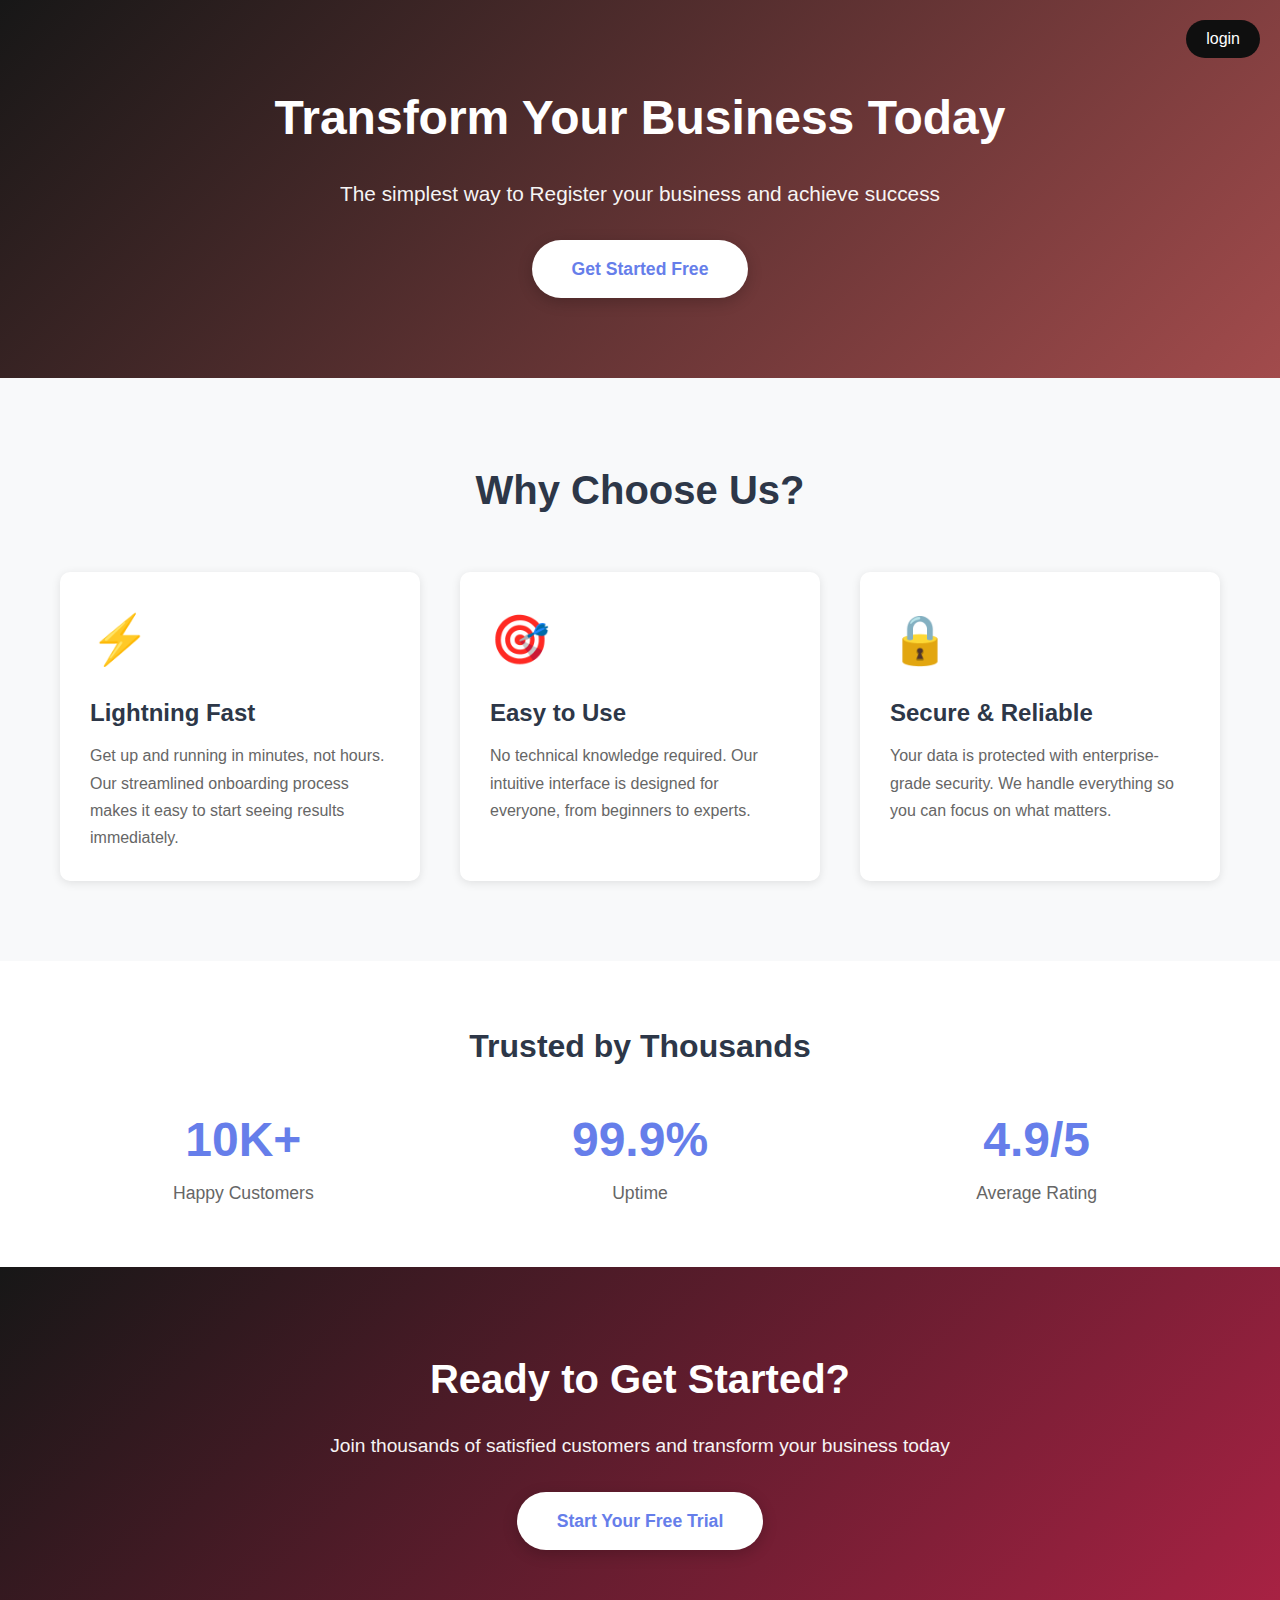
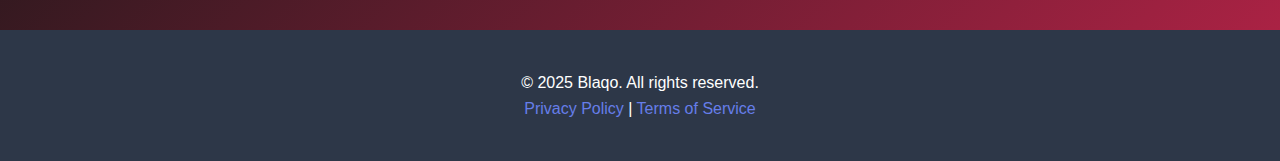
<file: index.html>
<!DOCTYPE html>
<html lang="en">
<head>
    <meta charset="UTF-8">
    <meta name="viewport" content="width=device-width, initial-scale=1.0">
    <title>Blaqo - Register Your Business</title>
    <link rel="stylesheet" href="styles.css">
</head>
<body>
    <header>
        <div class="container">

            <input type="button" value="login" class="login"/>
            <h1>Transform Your Business Today</h1>
            <p class="subtitle">The simplest way to Register your business and achieve success</p>
            <a href="signup.html" class="cta-button">Get Started Free</a>
        </div>
    </header>

    <section class="features">
        <div class="container">
            <h2>Why Choose Us?</h2>
            <div class="feature-grid">
                <div class="feature-card">
                    <div class="feature-icon">⚡</div>
                    <h3>Lightning Fast</h3>
                    <p>Get up and running in minutes, not hours. Our streamlined onboarding process makes it easy to start seeing results immediately.</p>
                </div>
                <div class="feature-card">
                    <div class="feature-icon">🎯</div>
                    <h3>Easy to Use</h3>
                    <p>No technical knowledge required. Our intuitive interface is designed for everyone, from beginners to experts.</p>
                </div>
                <div class="feature-card">
                    <div class="feature-icon">🔒</div>
                    <h3>Secure & Reliable</h3>
                    <p>Your data is protected with enterprise-grade security. We handle everything so you can focus on what matters.</p>
                </div>
            </div>
        </div>
    </section>

    <section class="social-proof">
        <div class="container">
            <h2>Trusted by Thousands</h2>
            <div class="stats">
                <div class="stat">
                    <div class="stat-number">10K+</div>
                    <div class="stat-label">Happy Customers</div>
                </div>
                <div class="stat">
                    <div class="stat-number">99.9%</div>
                    <div class="stat-label">Uptime</div>
                </div>
                <div class="stat">
                    <div class="stat-number">4.9/5</div>
                    <div class="stat-label">Average Rating</div>
                </div>
            </div>
        </div>
    </section>

    <section class="final-cta">
        <div class="container">
            <h2>Ready to Get Started?</h2>
            <p>Join thousands of satisfied customers and transform your business today</p>
            <a href="signup.html" class="cta-button">Start Your Free Trial</a>
        </div>
    </section>

    <footer>
        <div class="container">
            <p>&copy; 2025 Blaqo. All rights reserved.</p>
            <p><a href="#">Privacy  Policy</a> | <a href="#">Terms of Service</a></p>
        </div>
    </footer>

    <script src="script.js"></script>
</body>
</html>
</file>
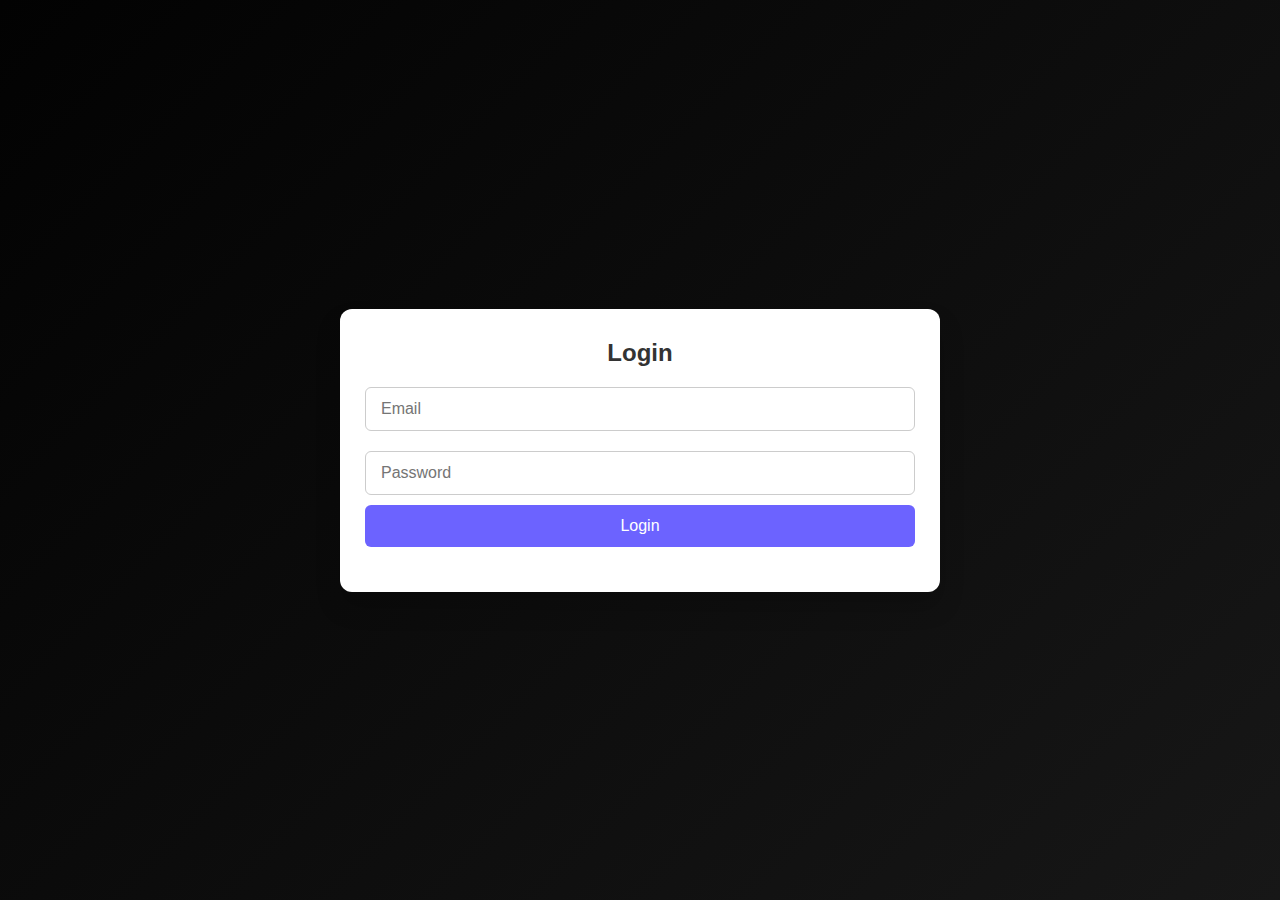
<file: login.html>
<!DOCTYPE html>
<html lang="en">
<head>
    <meta charset="UTF-8">
    <meta name="viewport" content="width=device-width, initial-scale=1.0">
    <title>Simple Login</title>

    <!-- External CSS -->
    <link rel="stylesheet" href="login.css">
</head>
<body>

    <div class="login-container">
        <h2>Login</h2>

        <form id="loginForm">
            <input type="email" name="email" id="email" placeholder="Email" required>
            <input type="password" id="password" placeholder="Password" required>
            <button type="submit">Login</button>
        </form>

        <p id="message"></p>
    </div>

    <!-- External JS -->
    <script src="login.js"></script>
</body>
</html>
</file>
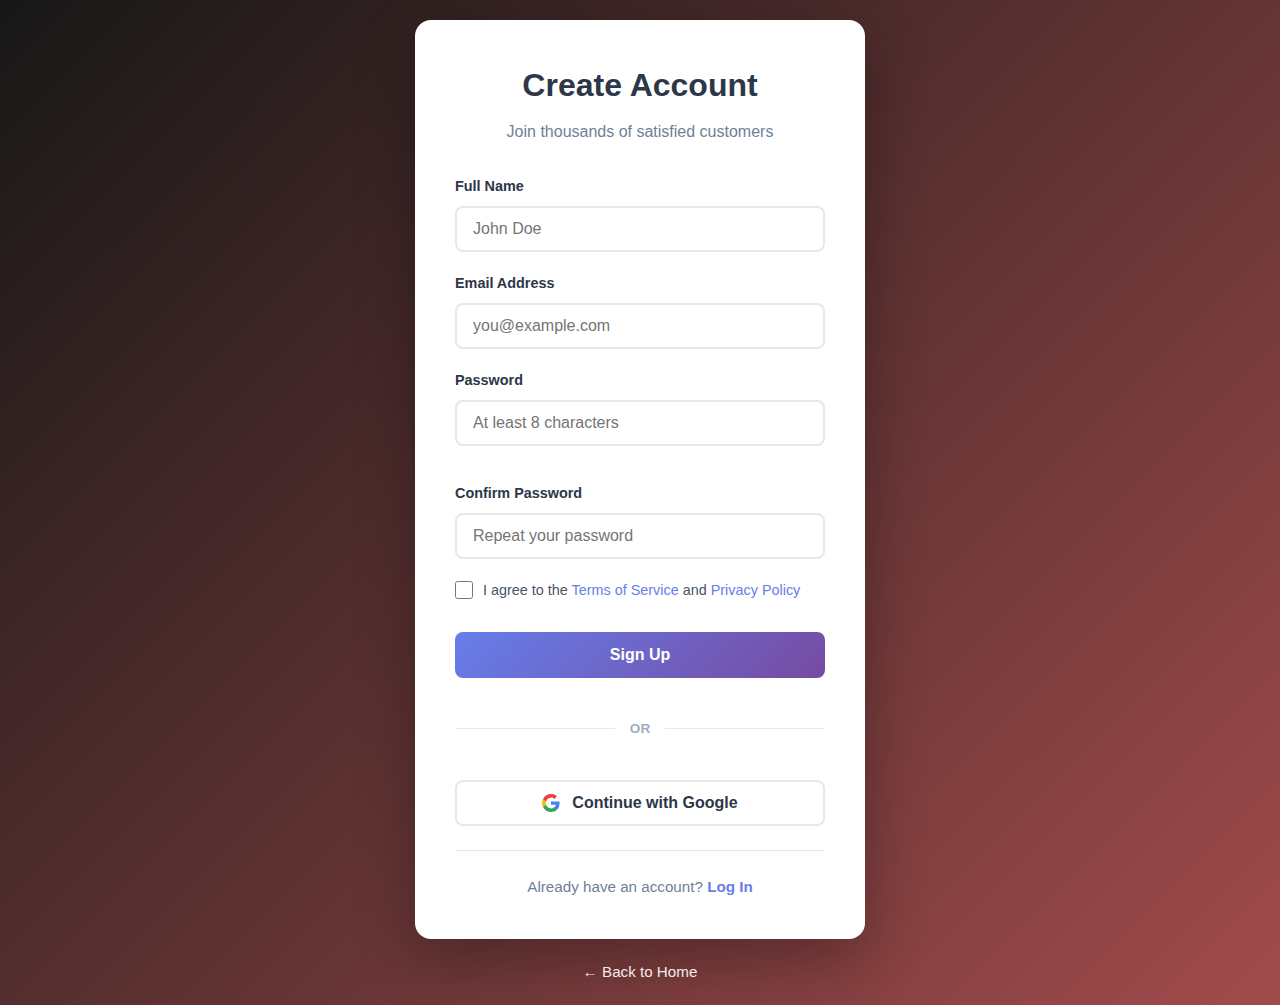
<file: signup.html>
<!DOCTYPE html>
<html lang="en">
<head>
    <meta charset="UTF-8">
    <meta name="viewport" content="width=device-width, initial-scale=1.0">
    <title>Sign Up - Your Product Name</title>
    <link rel="stylesheet" href="signup.css">
</head>
<body>
    <div class="auth-container">
        <div class="auth-box">
            <div class="auth-header">
                <h1>Create Account</h1>
                <p>Join thousands of satisfied customers</p>
            </div>

            <form id="signupForm" class="auth-form">
                <div class="form-group">
                    <label for="fullname">Full Name</label>
                    <input type="text" id="fullname" name="fullname" required placeholder="John Doe">
                </div>

                <div class="form-group">
                    <label for="email">Email Address</label>
                    <input type="email" id="email" name="email" required placeholder="you@example.com">
                </div>

                <div class="form-group">
                    <label for="password">Password</label>
                    <input type="password" id="password" name="password" required placeholder="At least 8 characters">
                    <div class="password-strength" id="passwordStrength"></div>
                </div>

                <div class="form-group">
                    <label for="confirm-password">Confirm Password</label>
                    <input type="password" id="confirm-password" name="confirm-password" required placeholder="Repeat your password">
                </div>

                <div class="form-group checkbox-group">
                    <input type="checkbox" id="terms" name="terms" required>
                    <label for="terms">I agree to the <a href="#">Terms of Service</a> and <a href="#">Privacy Policy</a></label>
                </div>

                <button type="submit" class="auth-button">Sign Up</button>

                <div class="divider">
                    <span>OR</span>
                </div>

                <button type="button" class="social-button google-button">
                    <svg width="18" height="18" xmlns="http://www.w3.org/2000/svg"><g fill="none" fill-rule="evenodd"><path d="M17.6 9.2l-.1-1.8H9v3.4h4.8C13.6 12 13 13 12 13.6v2.2h3a8.8 8.8 0 0 0 2.6-6.6z" fill="#4285F4"/><path d="M9 18c2.4 0 4.5-.8 6-2.2l-3-2.2a5.4 5.4 0 0 1-8-2.9H1V13a9 9 0 0 0 8 5z" fill="#34A853"/><path d="M4 10.7a5.4 5.4 0 0 1 0-3.4V5H1a9 9 0 0 0 0 8l3-2.3z" fill="#FBBC05"/><path d="M9 3.6c1.3 0 2.5.4 3.4 1.3L15 2.3A9 9 0 0 0 1 5l3 2.4a5.4 5.4 0 0 1 5-3.7z" fill="#EA4335"/></g></svg>
                    Continue with Google
                </button>
            </form>

            <div class="auth-footer">
                <p>Already have an account? <a href="login.html">Log In</a></p>
            </div>
        </div> 

        <div class="auth-back">
            <a href="index.html">← Back to Home</a>
        </div>
    </div>

    <script src="signup.js"></script>
</body>
</html>
</file>
<file: styles.css>
* {
    margin: 0;
    padding: 0;
    box-sizing: border-box;
}

body {
    font-family: -apple-system, BlinkMacSystemFont, 'Segoe UI', Roboto, Oxygen, Ubuntu, sans-serif;
    line-height: 1.6;
    color: #333;
}

.login {
    position: absolute;
    top: 20px;
    right: 20px;
    background: #0f0f0f;
    color: white;
    border: none;
    padding: 10px 20px;
    border-radius: 25px;
    font-size: 1rem;
    cursor: pointer;
    transition: background 0.3s;
}
.login:hover {
    background: #ce1e1e;
}

.container {
    max-width: 1200px;
    margin: 0 auto;
    padding: 0 20px;
}

/* Header */
header {
    background: linear-gradient(135deg, #171717 0%, #a24b4c 100%);
    color: white;
    padding: 80px 20px;
    text-align: center;
}

h1 {
    font-size: 3rem;
    margin-bottom: 20px;
    font-weight: 700;
}

.subtitle {
    font-size: 1.3rem;
    margin-bottom: 30px;
    opacity: 0.95;
}

.cta-button {
    display: inline-block;
    background: white;
    color: #667eea;
    padding: 15px 40px;
    text-decoration: none;
    border-radius: 50px;
    font-weight: 600;
    font-size: 1.1rem;
    transition: transform 0.3s, box-shadow 0.3s;
    box-shadow: 0 4px 15px rgba(0,0,0,0.2);
}

.cta-button:hover {
    transform: translateY(-2px);
    box-shadow: 0 6px 20px rgba(0,0,0,0.3);
}

/* Features Section */
.features {
    padding: 80px 20px;
    background: #f8f9fa;
}

.features h2 {
    text-align: center;
    font-size: 2.5rem;
    margin-bottom: 50px;
    color: #2d3748;
}

.feature-grid {
    display: grid;
    grid-template-columns: repeat(auto-fit, minmax(300px, 1fr));
    gap: 40px;
}

.feature-card {
    background: white;
    padding: 30px;
    border-radius: 10px;
    box-shadow: 0 2px 10px rgba(0,0,0,0.1);
    transition: transform 0.3s;
}

.feature-card:hover {
    transform: translateY(-5px);
    box-shadow: 0 5px 20px rgba(0,0,0,0.15);
}

.feature-icon {
    font-size: 3rem;
    margin-bottom: 15px;
}

.feature-card h3 {
    font-size: 1.5rem;
    margin-bottom: 10px;
    color: #2d3748;
}

.feature-card p {
    color: #666;
    line-height: 1.7;
}

/* Social Proof */
.social-proof {
    padding: 60px 20px;
    background: white;
    text-align: center;
}

.social-proof h2 {
    font-size: 2rem;
    margin-bottom: 30px;
    color: #2d3748;
}

.stats {
    display: flex;
    justify-content: space-around;
    flex-wrap: wrap;
    gap: 30px;
}

.stat {
    flex: 1;
    min-width: 200px;
}

.stat-number {
    font-size: 3rem;
    font-weight: 700;
    color: #667eea;
}

.stat-label {
    color: #666;
    font-size: 1.1rem;
}

/* CTA Section */
.final-cta {
    padding: 80px 20px;
    background: linear-gradient(135deg, #171717 0%, #a24 100%);
    color: white;
    text-align: center;
}

.final-cta h2 {
    font-size: 2.5rem;
    margin-bottom: 20px;
}

.final-cta p {
    font-size: 1.2rem;
    margin-bottom: 30px;
    opacity: 0.95;
}

/* Footer */
footer {
    padding: 40px 20px;
    background: #2d3748;
    color: white;
    text-align: center;
}

footer a {
    color: #667eea;
    text-decoration: none;
}

/* Responsive */
@media (max-width: 768px) {
    h1 {
        font-size: 2rem;
    }

    .subtitle {
        font-size: 1.1rem;
    }

    .feature-grid {
        grid-template-columns: 1fr;
    }
}
</file>
<file: signup.css>
* {
    margin: 0;
    padding: 0;
    box-sizing: border-box;
}

body {
    font-family: -apple-system, BlinkMacSystemFont, 'Segoe UI', Roboto, Oxygen, Ubuntu, sans-serif;
    background: linear-gradient(135deg, #171717 0%, #a24b4c 100%);
    line-height: 1.6;
    min-height: 100vh;
    display: flex;
    align-items: center;
    justify-content: center;
    padding: 20px;
}

.auth-container {
    width: 100%;
    max-width: 450px;
    position: relative;
}

.auth-box {
    background: white;
    border-radius: 16px;
    padding: 40px;
    box-shadow: 0 20px 60px rgba(0, 0, 0, 0.3);
    animation: slideIn 0.4s ease;
}

@keyframes slideIn {
    from {
        opacity: 0;
        transform: translateY(20px);
    }
    to {
        opacity: 1;
        transform: translateY(0);
    }
}

.auth-header {
    text-align: center;
    margin-bottom: 30px;
}

.auth-header h1 {
    font-size: 2rem;
    color: #2d3748;
    margin-bottom: 8px;
}

.auth-header p {
    color: #718096;
    font-size: 1rem;
}

.auth-form {
    display: flex;
    flex-direction: column;
    gap: 20px;
}

.form-group {
    display: flex;
    flex-direction: column;
    gap: 8px;
}

.form-group label {
    font-weight: 600;
    color: #2d3748;
    font-size: 0.9rem;
}

.form-group input[type="text"],
.form-group input[type="email"],
.form-group input[type="password"] {
    padding: 12px 16px;
    border: 2px solid #e2e8f0;
    border-radius: 8px;
    font-size: 1rem;
    transition: all 0.3s;
    outline: none;
}

.form-group input:focus {
    border-color: #667eea;
    box-shadow: 0 0 0 3px rgba(102, 126, 234, 0.1);
}

.checkbox-group {
    flex-direction: row;
    align-items: center;
    gap: 10px;
}

.checkbox-group input[type="checkbox"] {
    width: 18px;
    height: 18px;
    cursor: pointer;
}

.checkbox-group label {
    font-weight: 400;
    font-size: 0.9rem;
    color: #4a5568;
    cursor: pointer;
}

.checkbox-group a {
    color: #667eea;
    text-decoration: none;
}

.checkbox-group a:hover {
    text-decoration: underline;
}

.form-options {
    display: flex;
    justify-content: space-between;
    align-items: center;
    margin-top: -10px;
}

.forgot-password {
    color: #667eea;
    text-decoration: none;
    font-size: 0.9rem;
}

.forgot-password:hover {
    text-decoration: underline;
}

.password-strength {
    height: 4px;
    border-radius: 2px;
    transition: all 0.3s;
    margin-top: 4px;
}

.password-strength.weak {
    width: 33%;
    background-color: #f56565;
}

.password-strength.medium {
    width: 66%;
    background-color: #ed8936;
}

.password-strength.strong {
    width: 100%;
    background-color: #48bb78;
}

.auth-button {
    padding: 14px;
    background: linear-gradient(135deg, #667eea 0%, #764ba2 100%);
    color: white;
    border: none;
    border-radius: 8px;
    font-size: 1rem;
    font-weight: 600;
    cursor: pointer;
    transition: transform 0.2s, box-shadow 0.2s;
    margin-top: 10px;
}

.auth-button:hover {
    transform: translateY(-2px);
    box-shadow: 0 8px 20px rgba(102, 126, 234, 0.4);
}

.auth-button:active {
    transform: translateY(0);
}

.divider {
    display: flex;
    align-items: center;
    text-align: center;
    margin: 20px 0;
}

.divider::before,
.divider::after {
    content: '';
    flex: 1;
    border-bottom: 1px solid #e2e8f0;
}

.divider span {
    padding: 0 15px;
    color: #a0aec0;
    font-size: 0.85rem;
    font-weight: 600;
}

.social-button {
    display: flex;
    align-items: center;
    justify-content: center;
    gap: 12px;
    padding: 12px;
    border: 2px solid #e2e8f0;
    background: white;
    border-radius: 8px;
    font-size: 1rem;
    font-weight: 600;
    cursor: pointer;
    transition: all 0.3s;
    color: #2d3748;
}

.social-button:hover {
    background: #f7fafc;
    border-color: #cbd5e0;
    transform: translateY(-1px);
}

.auth-footer {
    text-align: center;
    margin-top: 24px;
    padding-top: 24px;
    border-top: 1px solid #e2e8f0;
}

.auth-footer p {
    color: #718096;
    font-size: 0.95rem;
}

.auth-footer a {
    color: #667eea;
    text-decoration: none;
    font-weight: 600;
}

.auth-footer a:hover {
    text-decoration: underline;
}

.auth-back {
    text-align: center;
    margin-top: 20px;
}

.auth-back a {
    color: white;
    text-decoration: none;
    font-size: 0.95rem;
    opacity: 0.9;
    transition: opacity 0.3s;
}

.auth-back a:hover {
    opacity: 1;
}

.error-message {
    background: #fff5f5;
    color: #c53030;
    padding: 12px;
    border-radius: 8px;
    font-size: 0.9rem;
    border-left: 4px solid #f56565;
    display: none;
}

.error-message.show {
    display: block;
    animation: shake 0.3s;
}

@keyframes shake {
    0%, 100% { transform: translateX(0); }
    25% { transform: translateX(-5px); }
    75% { transform: translateX(5px); }
}

.success-message {
    background: #f0fff4;
    color: #22543d;
    padding: 12px;
    border-radius: 8px;
    font-size: 0.9rem;
    border-left: 4px solid #48bb78;
    display: none;
}

.success-message.show {
    display: block;
    animation: slideIn 0.3s;
}

/* Responsive */
@media (max-width: 480px) {
    .auth-box {
        padding: 30px 24px;
    }

    .auth-header h1 {
        font-size: 1.6rem;
    }

    .form-options {
        flex-direction: column;
        align-items: flex-start;
        gap: 10px;
    }
}
</file>
<file: login.css>
/* Reset some default styles */
* {
    margin: 0;
    padding: 0;
    box-sizing: border-box;
}

body {
    font-family: 'Segoe UI', Tahoma, Geneva, Verdana, sans-serif;
    background: linear-gradient(135deg, #020202, #171717);
    display: flex;
    justify-content: center;
    align-items: center;
    height: 100vh;
}

/* Wrapper for centering */
.login-wrapper {
    width: 100%;
    max-width: 400px;
    padding: 20px;
}

/* Login container */
.login-container {
    background: #fff;
    padding: 30px 25px;
    border-radius: 12px;
    box-shadow: 0 15px 25px rgba(0,0,0,0.2);
    text-align: center;
}

h2 {
    margin-bottom: 10px;
    color: #333;
}

.login-subtitle {
    margin-bottom: 20px;
    color: #777;
    font-size: 0.9rem;
}

input {
    width: 100%;
    padding: 12px 15px;
    margin: 10px 0;
    border: 1px solid #ccc;
    border-radius: 6px;
    font-size: 1rem;
    transition: all 0.3s ease;
}

input:focus {
    border-color: #6c63ff;
    outline: none;
    box-shadow: 0 0 5px rgba(108,99,255,0.5);
}

button {
    width: 100%;
    padding: 12px;
    border: none;
    border-radius: 6px;
    background: #6c63ff;
    color: white;
    font-size: 1rem;
    cursor: pointer;
    transition: background 0.3s ease;
}

button:hover {
    background: #610303;
}

#message {
    margin-top: 15px;
    font-weight: bold;
    font-size: 0.9rem;
}

@media (max-width: 450px) {
    .login-container {
        padding: 25px 15px;
    }
    input, button {
        font-size: 0.9rem;
        padding: 10px;
    }
}
</file>
